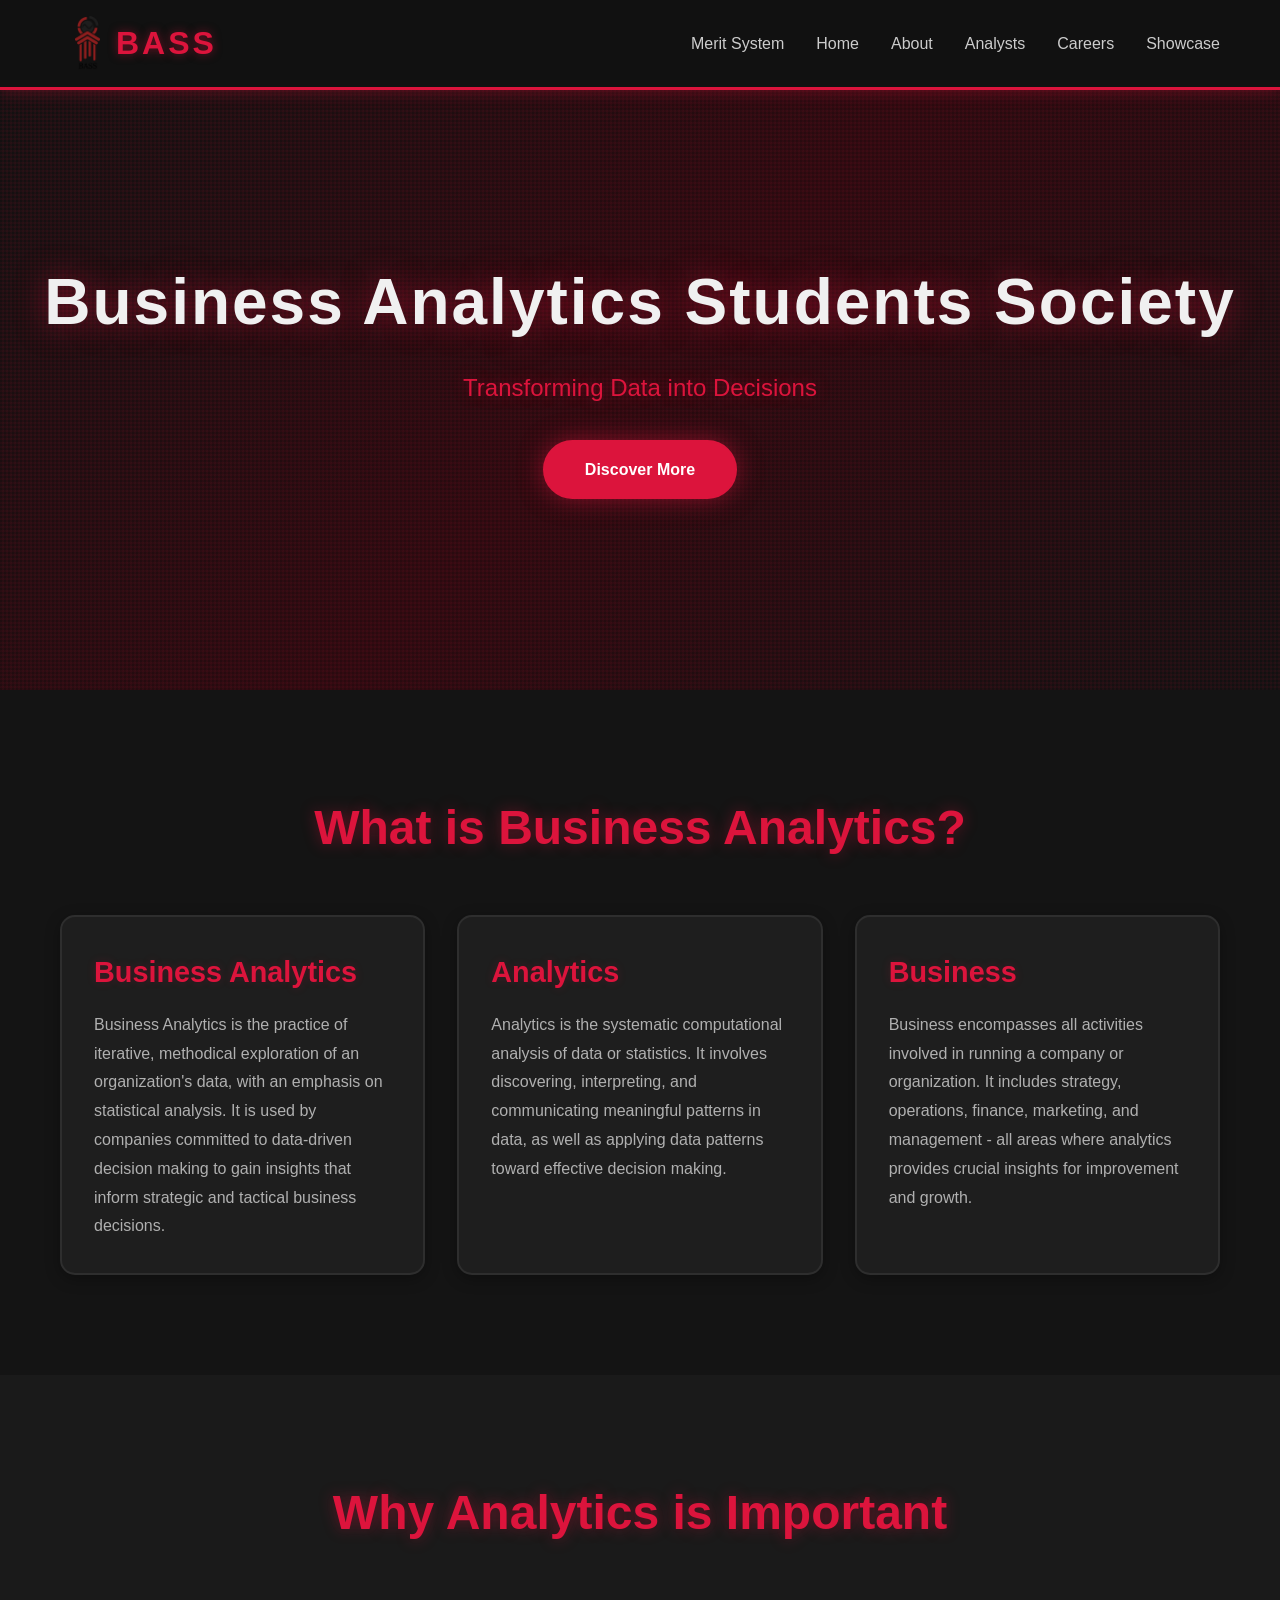
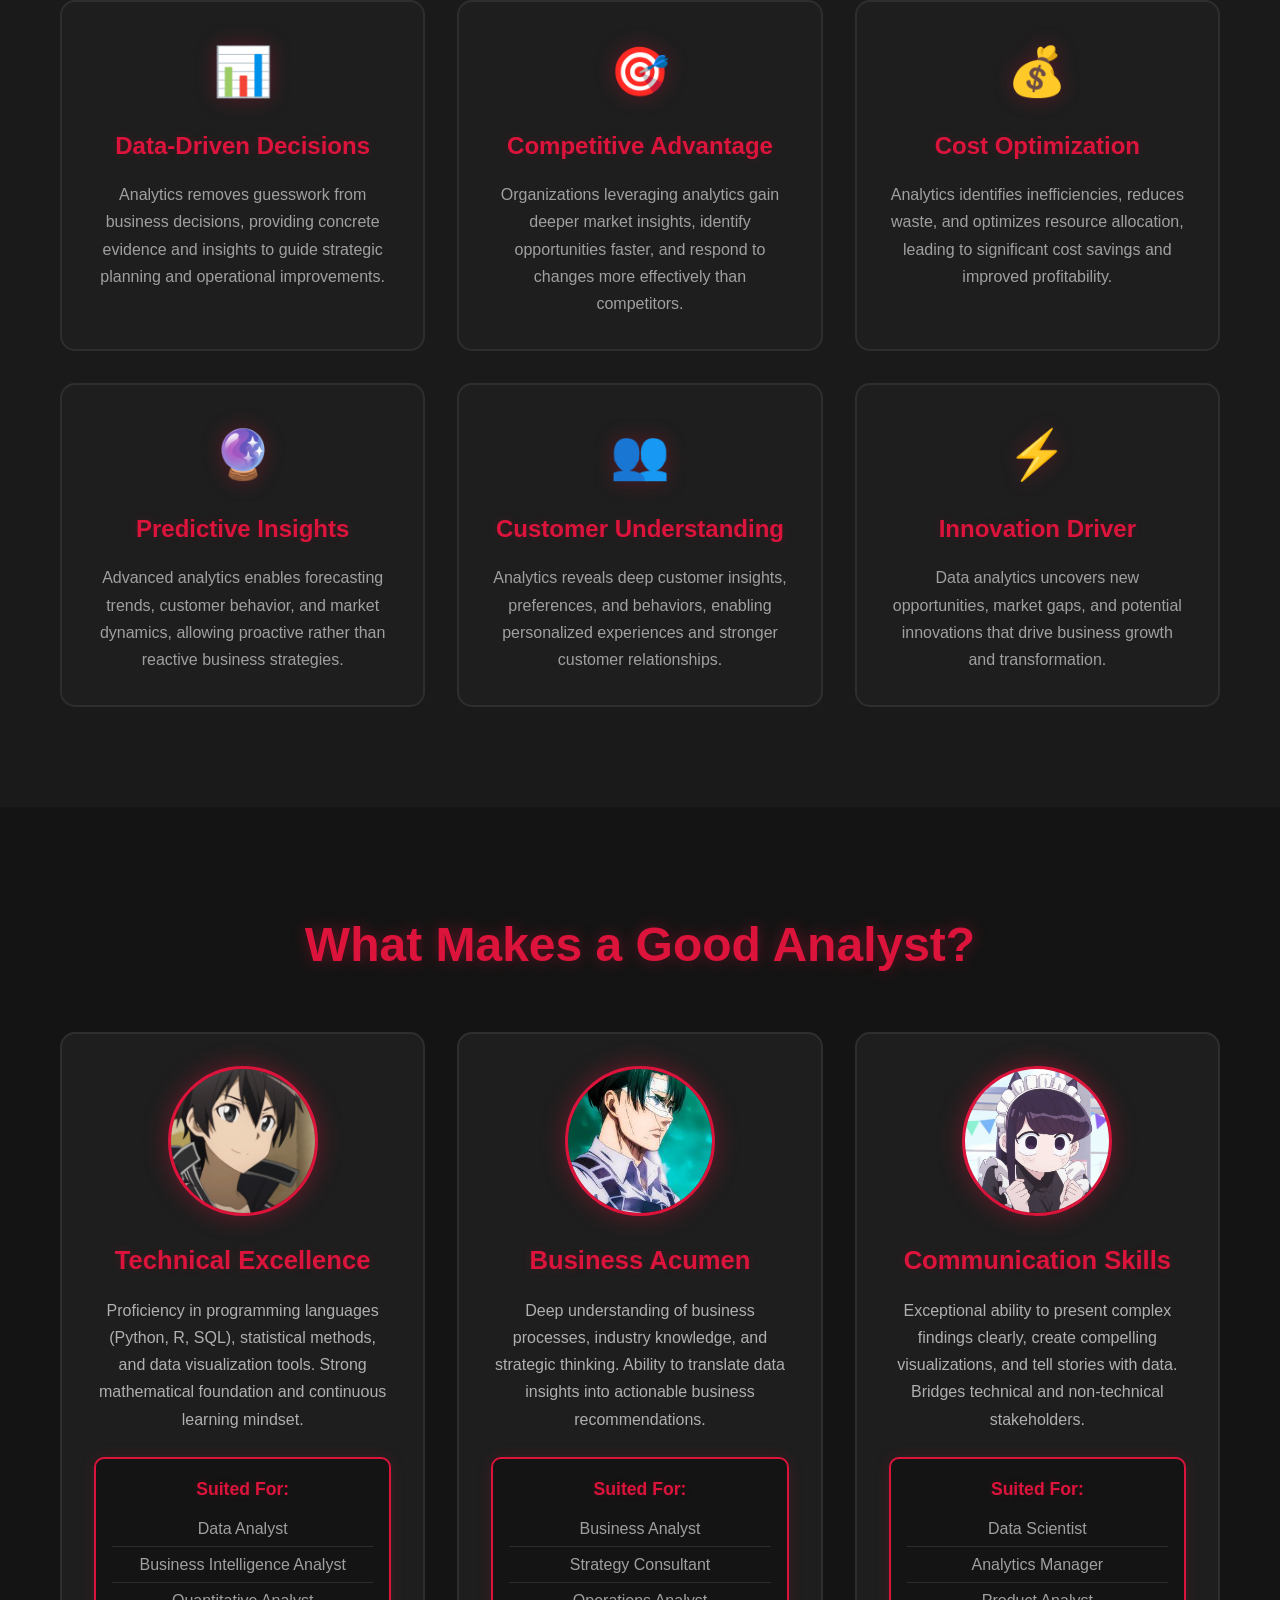
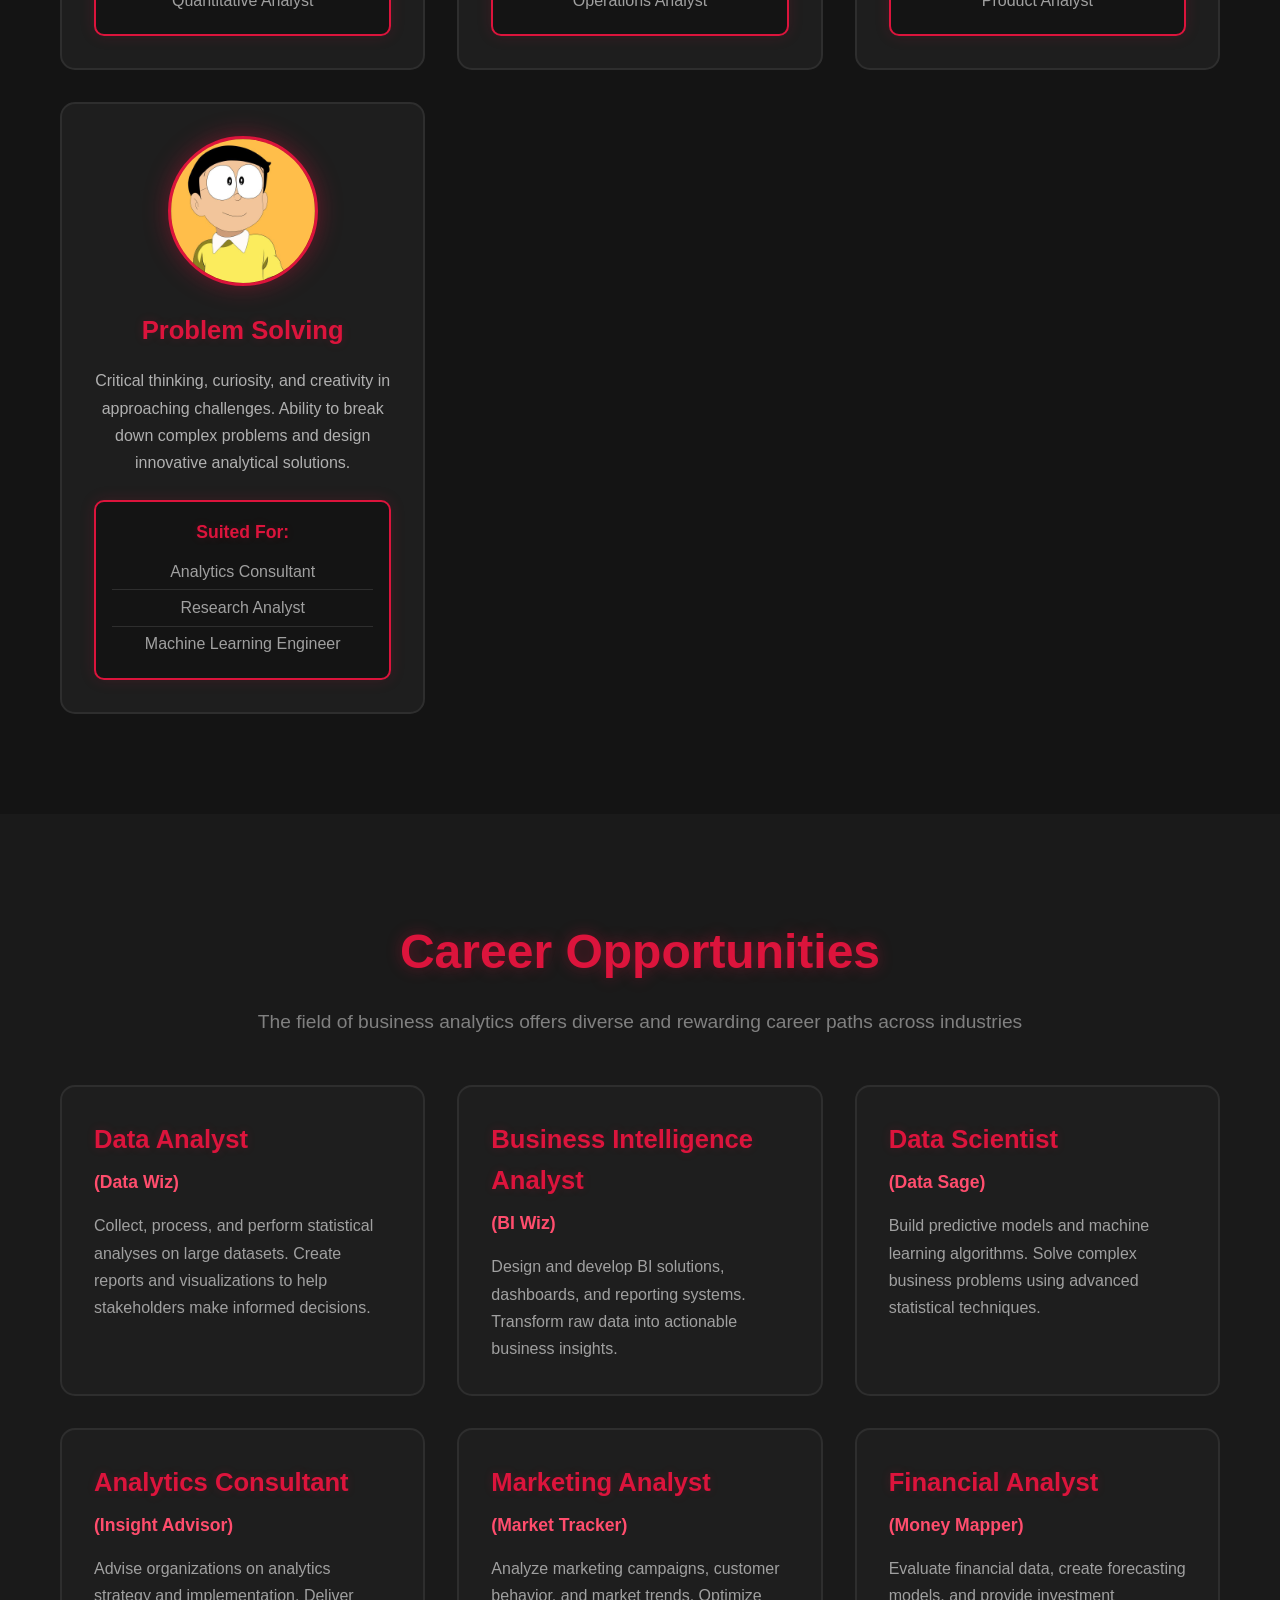
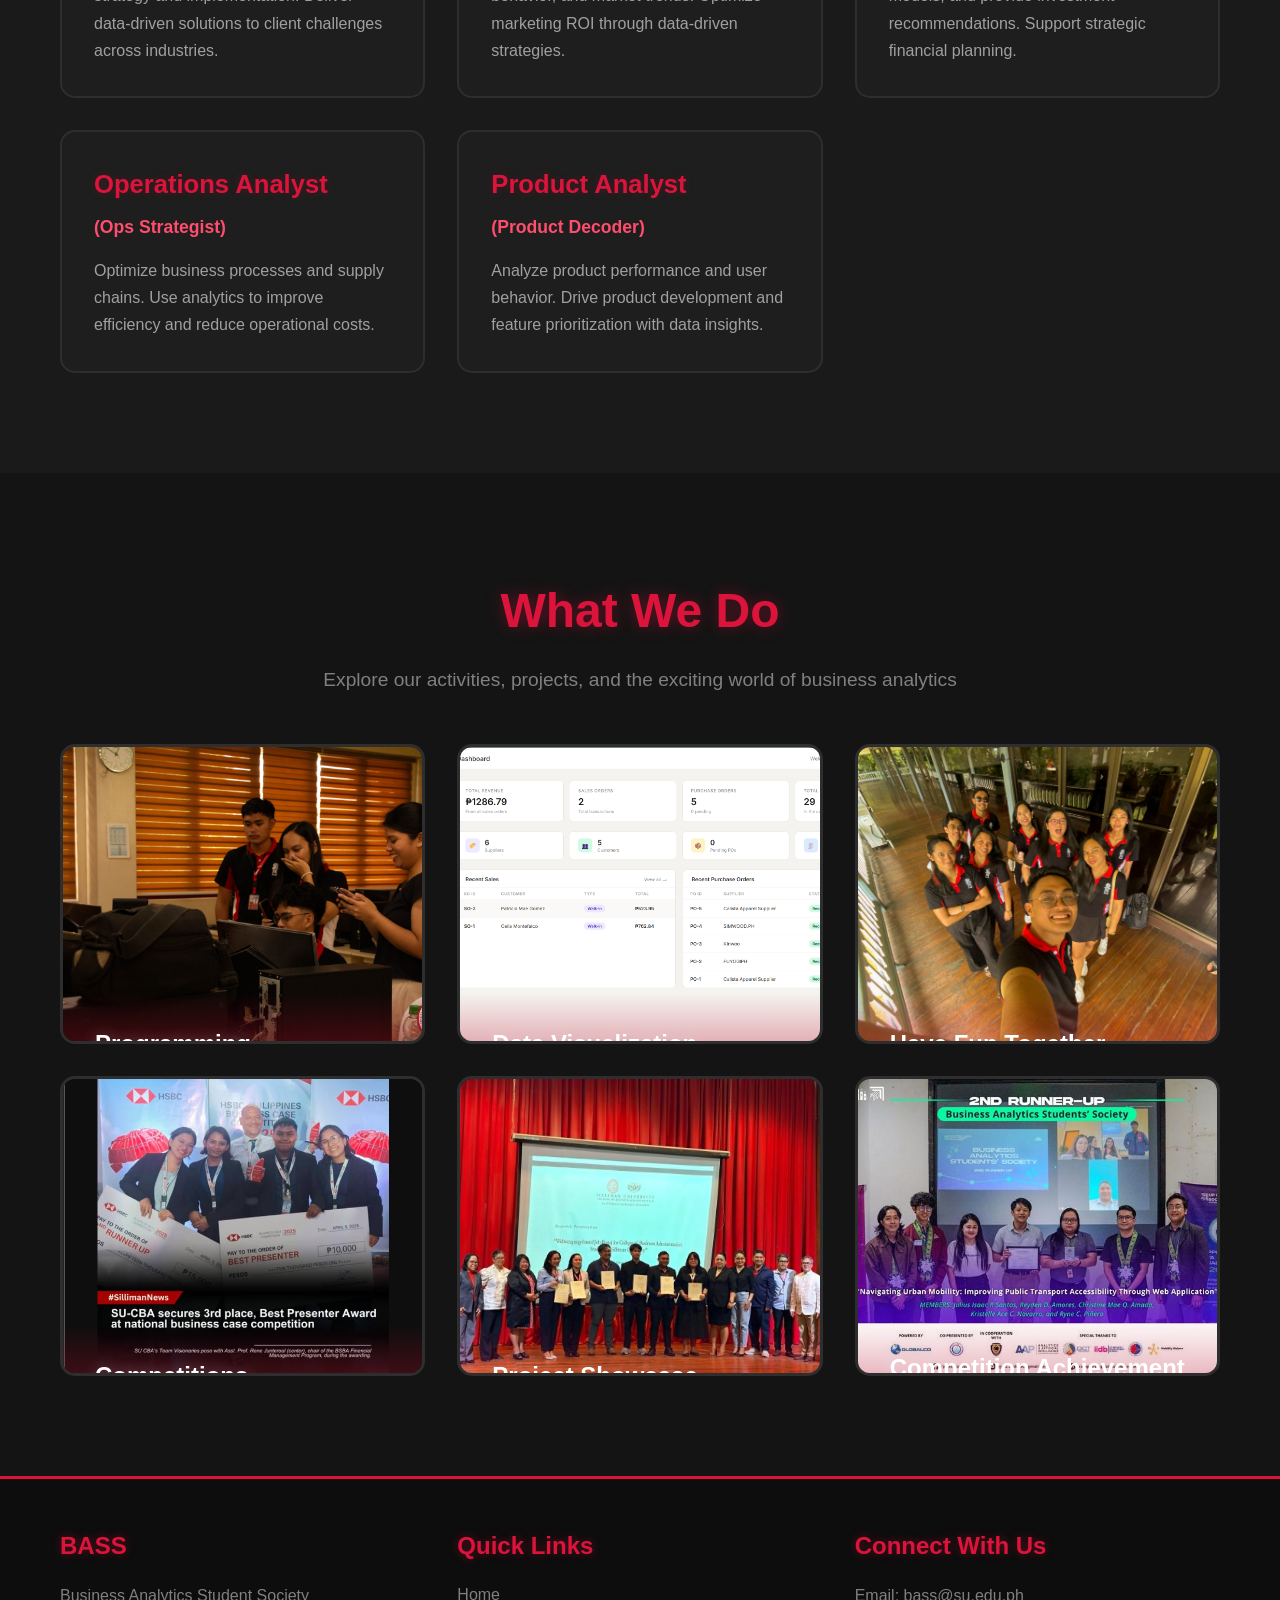
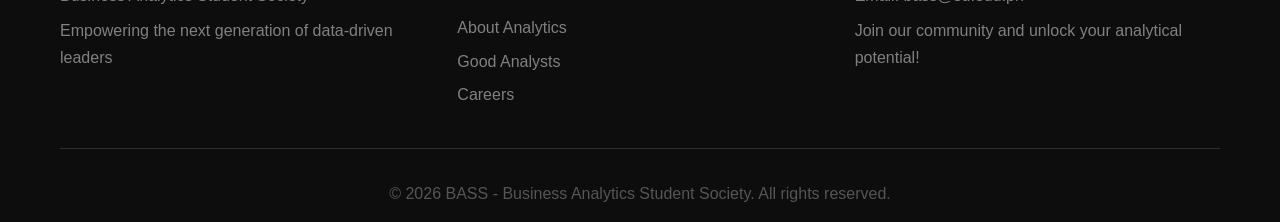
<file: index.html>
<!DOCTYPE html>
<html lang="en">
<head>
    <meta charset="UTF-8">
    <meta name="viewport" content="width=device-width, initial-scale=1.0">
    <title>BASS - Business Analytics Student Society</title>
    <link rel="stylesheet" href="styles.css">
</head>
<body>
    <!-- Header -->
    <header>
        <nav>
            <div class="logo-container">
                <img class="logo-img" src="pics/logo-01 (1).png" alt="BASS Logo">
                <div class="logo-text">BASS</div>
            </div>
            <ul class="nav-links" id="navLinks">
                <li><a href="merit-system.html">Merit System</a></li>
                <li><a href="#home">Home</a></li>
                <li><a href="#about">About</a></li>
                <li><a href="#analysts">Analysts</a></li>
                <li><a href="#careers">Careers</a></li>
                <li><a href="#showcase">Showcase</a></li>
            </ul>
            <div class="menu-toggle" onclick="toggleMenu()">☰</div>
        </nav>
    </header>

    <!-- Hero Section -->
    <section id="home" class="hero">
        <div class="hero-content">
            <h1>Business Analytics Students Society</h1>
            <p class="tagline">Transforming Data into Decisions</p>
            <a href="#about" class="cta-button">Discover More</a>
        </div>
    </section>

    <!-- About Section -->
    <section id="about" class="about">
        <div class="container">
            <h2>What is Business Analytics?</h2>
            <div class="definition-grid">
                <div class="definition-card">
                    <h3>Business Analytics</h3>
                    <p>Business Analytics is the practice of iterative, methodical exploration of an organization's data, with an emphasis on statistical analysis. It is used by companies committed to data-driven decision making to gain insights that inform strategic and tactical business decisions.</p>
                </div>
                <div class="definition-card">
                    <h3>Analytics</h3>
                    <p>Analytics is the systematic computational analysis of data or statistics. It involves discovering, interpreting, and communicating meaningful patterns in data, as well as applying data patterns toward effective decision making.</p>
                </div>
                <div class="definition-card">
                    <h3>Business</h3>
                    <p>Business encompasses all activities involved in running a company or organization. It includes strategy, operations, finance, marketing, and management - all areas where analytics provides crucial insights for improvement and growth.</p>
                </div>
            </div>
        </div>
    </section>

    <!-- Importance Section -->
    <section id="importance" class="importance">
        <div class="container">
            <h2>Why Analytics is Important</h2>
            <div class="importance-grid">
                <div class="importance-item">
                    <div class="importance-icon">📊</div>
                    <h3>Data-Driven Decisions</h3>
                    <p>Analytics removes guesswork from business decisions, providing concrete evidence and insights to guide strategic planning and operational improvements.</p>
                </div>
                <div class="importance-item">
                    <div class="importance-icon">🎯</div>
                    <h3>Competitive Advantage</h3>
                    <p>Organizations leveraging analytics gain deeper market insights, identify opportunities faster, and respond to changes more effectively than competitors.</p>
                </div>
                <div class="importance-item">
                    <div class="importance-icon">💰</div>
                    <h3>Cost Optimization</h3>
                    <p>Analytics identifies inefficiencies, reduces waste, and optimizes resource allocation, leading to significant cost savings and improved profitability.</p>
                </div>
                <div class="importance-item">
                    <div class="importance-icon">🔮</div>
                    <h3>Predictive Insights</h3>
                    <p>Advanced analytics enables forecasting trends, customer behavior, and market dynamics, allowing proactive rather than reactive business strategies.</p>
                </div>
                <div class="importance-item">
                    <div class="importance-icon">👥</div>
                    <h3>Customer Understanding</h3>
                    <p>Analytics reveals deep customer insights, preferences, and behaviors, enabling personalized experiences and stronger customer relationships.</p>
                </div>
                <div class="importance-item">
                    <div class="importance-icon">⚡</div>
                    <h3>Innovation Driver</h3>
                    <p>Data analytics uncovers new opportunities, market gaps, and potential innovations that drive business growth and transformation.</p>
                </div>
            </div>
        </div>
    </section>

    <!-- Good Analyst Section -->
    <section id="analysts" class="analysts">
        <div class="container">
            <h2>What Makes a Good Analyst?</h2>
            <div class="analyst-profiles">
                <div class="analyst-card">
                    <div class="analyst-image">
                        <img src="pics/analyst1.png" alt="Data Analyst">
                    </div>
                    <h3>Technical Excellence</h3>
                    <p class="analyst-description">Proficiency in programming languages (Python, R, SQL), statistical methods, and data visualization tools. Strong mathematical foundation and continuous learning mindset.</p>
                    <div class="suited-jobs">
                        <h4>Suited For:</h4>
                        <ul>
                            <li>Data Analyst</li>
                            <li>Business Intelligence Analyst</li>
                            <li>Quantitative Analyst</li>
                        </ul>
                    </div>
                </div>
                <div class="analyst-card">
                    <div class="analyst-image">
                        <img src="pics/analyst2.jpg" alt="Business Analyst">
                    </div>
                    <h3>Business Acumen</h3>
                    <p class="analyst-description">Deep understanding of business processes, industry knowledge, and strategic thinking. Ability to translate data insights into actionable business recommendations.</p>
                    <div class="suited-jobs">
                        <h4>Suited For:</h4>
                        <ul>
                            <li>Business Analyst</li>
                            <li>Strategy Consultant</li>
                            <li>Operations Analyst</li>
                        </ul>
                    </div>
                </div>
                <div class="analyst-card">
                    <div class="analyst-image">
                        <img src="pics/analyst3.jpg" alt="Data Scientist">
                    </div>
                    <h3>Communication Skills</h3>
                    <p class="analyst-description">Exceptional ability to present complex findings clearly, create compelling visualizations, and tell stories with data. Bridges technical and non-technical stakeholders.</p>
                    <div class="suited-jobs">
                        <h4>Suited For:</h4>
                        <ul>
                            <li>Data Scientist</li>
                            <li>Analytics Manager</li>
                            <li>Product Analyst</li>
                        </ul>
                    </div>
                </div>
                <div class="analyst-card">
                    <div class="analyst-image">
                        <img src="pics/analyst4.jpg" alt="Analytics Consultant">
                    </div>
                    <h3>Problem Solving</h3>
                    <p class="analyst-description">Critical thinking, curiosity, and creativity in approaching challenges. Ability to break down complex problems and design innovative analytical solutions.</p>
                    <div class="suited-jobs">
                        <h4>Suited For:</h4>
                        <ul>
                            <li>Analytics Consultant</li>
                            <li>Research Analyst</li>
                            <li>Machine Learning Engineer</li>
                        </ul>
                    </div>
                </div>
            </div>
        </div>
    </section>

    <!-- Career Opportunities Section -->
    <section id="careers" class="careers">
        <div class="container">
            <h2>Career Opportunities</h2>
            <p class="section-intro">The field of business analytics offers diverse and rewarding career paths across industries</p>
            <div class="career-grid">
                <div class="career-card">
                    <h3>Data Analyst</h3>
                    <p class="aka">(Data Wiz)</p>
                    <p>Collect, process, and perform statistical analyses on large datasets. Create reports and visualizations to help stakeholders make informed decisions.</p>
                </div>
                <div class="career-card">
                    <h3>Business Intelligence Analyst</h3>
                    <p class="aka">(BI Wiz)</p>
                    <p>Design and develop BI solutions, dashboards, and reporting systems. Transform raw data into actionable business insights.</p>
                </div>
                <div class="career-card">
                    <h3>Data Scientist</h3>
                    <p class="aka">(Data Sage)</p>
                    <p>Build predictive models and machine learning algorithms. Solve complex business problems using advanced statistical techniques.</p>
                </div>
                <div class="career-card">
                    <h3>Analytics Consultant</h3>
                    <p class="aka">(Insight Advisor)</p>
                    <p>Advise organizations on analytics strategy and implementation. Deliver data-driven solutions to client challenges across industries.</p>
                </div>
                <div class="career-card">
                    <h3>Marketing Analyst</h3>
                    <p class="aka">(Market Tracker)</p>
                    <p>Analyze marketing campaigns, customer behavior, and market trends. Optimize marketing ROI through data-driven strategies.</p>
                </div>
                <div class="career-card">
                    <h3>Financial Analyst</h3>
                    <p class="aka">(Money Mapper)</p>
                    <p>Evaluate financial data, create forecasting models, and provide investment recommendations. Support strategic financial planning.</p>
                </div>
                <div class="career-card">
                    <h3>Operations Analyst</h3>
                    <p class="aka">(Ops Strategist)</p>
                    <p>Optimize business processes and supply chains. Use analytics to improve efficiency and reduce operational costs.</p>
                </div>
                <div class="career-card">
                    <h3>Product Analyst</h3>
                    <p class="aka">(Product Decoder)</p>
                    <p>Analyze product performance and user behavior. Drive product development and feature prioritization with data insights.</p>
                </div>
            </div>
        </div>
    </section>

    <!-- Showcase Section -->
    <section id="showcase" class="showcase">
        <div class="container">
            <h2>What We Do</h2>
            <p class="section-intro">Explore our activities, projects, and the exciting world of business analytics</p>
            <div class="showcase-grid">
                <div class="showcase-item">
                    <img src="pics/code.jpg" alt="Programming">
                    <div class="showcase-overlay">
                        <h3>Programming </h3>
                        <p>Learn Python, css, HTML, Java and SQL through hands-on coding sessions</p>
                    </div>
                </div>
                <div class="showcase-item">
                    <img src="pics/Datavis.png" alt="Data Visualization">
                    <div class="showcase-overlay">
                        <h3>Data Visualization</h3>
                        <p>Create stunning dashboards and compelling visual stories</p>
                    </div>
                </div>
                <div class="showcase-item">
                    <img src="pics/team.JPG" alt="Team Building">
                    <div class="showcase-overlay">
                        <h3>Have Fun Together</h3>
                        <p>Social events, hackathons, and team-building activities</p>
                    </div>
                </div>
                <div class="showcase-item">
                    <img src="pics/analytics-competition.png" alt="Analytics Competition">
                    <div class="showcase-overlay">
                        <h3>Competitions</h3>
                        <p>Participate in analytics case competitions and challenges</p>
                    </div>
                </div>
                <div class="showcase-item">
                    <img src="pics/project-showcase.jpg" alt="Project Showcase">
                    <div class="showcase-overlay">
                        <h3>Project Showcase</h3>
                        <p>Present your analytics projects and gain real-world experience</p>
                    </div>
                </div>
                <div class="showcase-item">
                    <img src="pics/datascience-award.jpg" alt="UP Data Science Competition">
                    <div class="showcase-overlay">
                        <h3>Competition Achievement</h3>
                        <p>Proudly earned 2nd Place in the UP Data Science Competition, showcasing BASS excellence in analytics and innovation.</p>
                    </div>
                </div>
            </div>
        </div>
    </section>

    <!-- Footer -->
    <footer>
        <div class="container">
            <div class="footer-content">
                <div class="footer-section">
                    <h3>BASS</h3>
                    <p>Business Analytics Student Society</p>
                    <p>Empowering the next generation of data-driven leaders</p>
                </div>
                <div class="footer-section">
                    <h3>Quick Links</h3>
                    <ul>
                        <li><a href="#home">Home</a></li>
                        <li><a href="#about">About Analytics</a></li>
                        <li><a href="#analysts">Good Analysts</a></li>
                        <li><a href="#careers">Careers</a></li>
                    </ul>
                </div>
                <div class="footer-section">
                    <h3>Connect With Us</h3>
                    <p>Email: bass@su.edu.ph</p>
                    <p>Join our community and unlock your analytical potential!</p>
                </div>
            </div>
            <div class="footer-bottom">
                <p>&copy; 2026 BASS - Business Analytics Student Society. All rights reserved.</p>
            </div>
        </div>
    </footer>
    <script>
function toggleMenu() {
    document.getElementById("navLinks").classList.toggle("show");
}
</script>
</body>
</html>
</file>
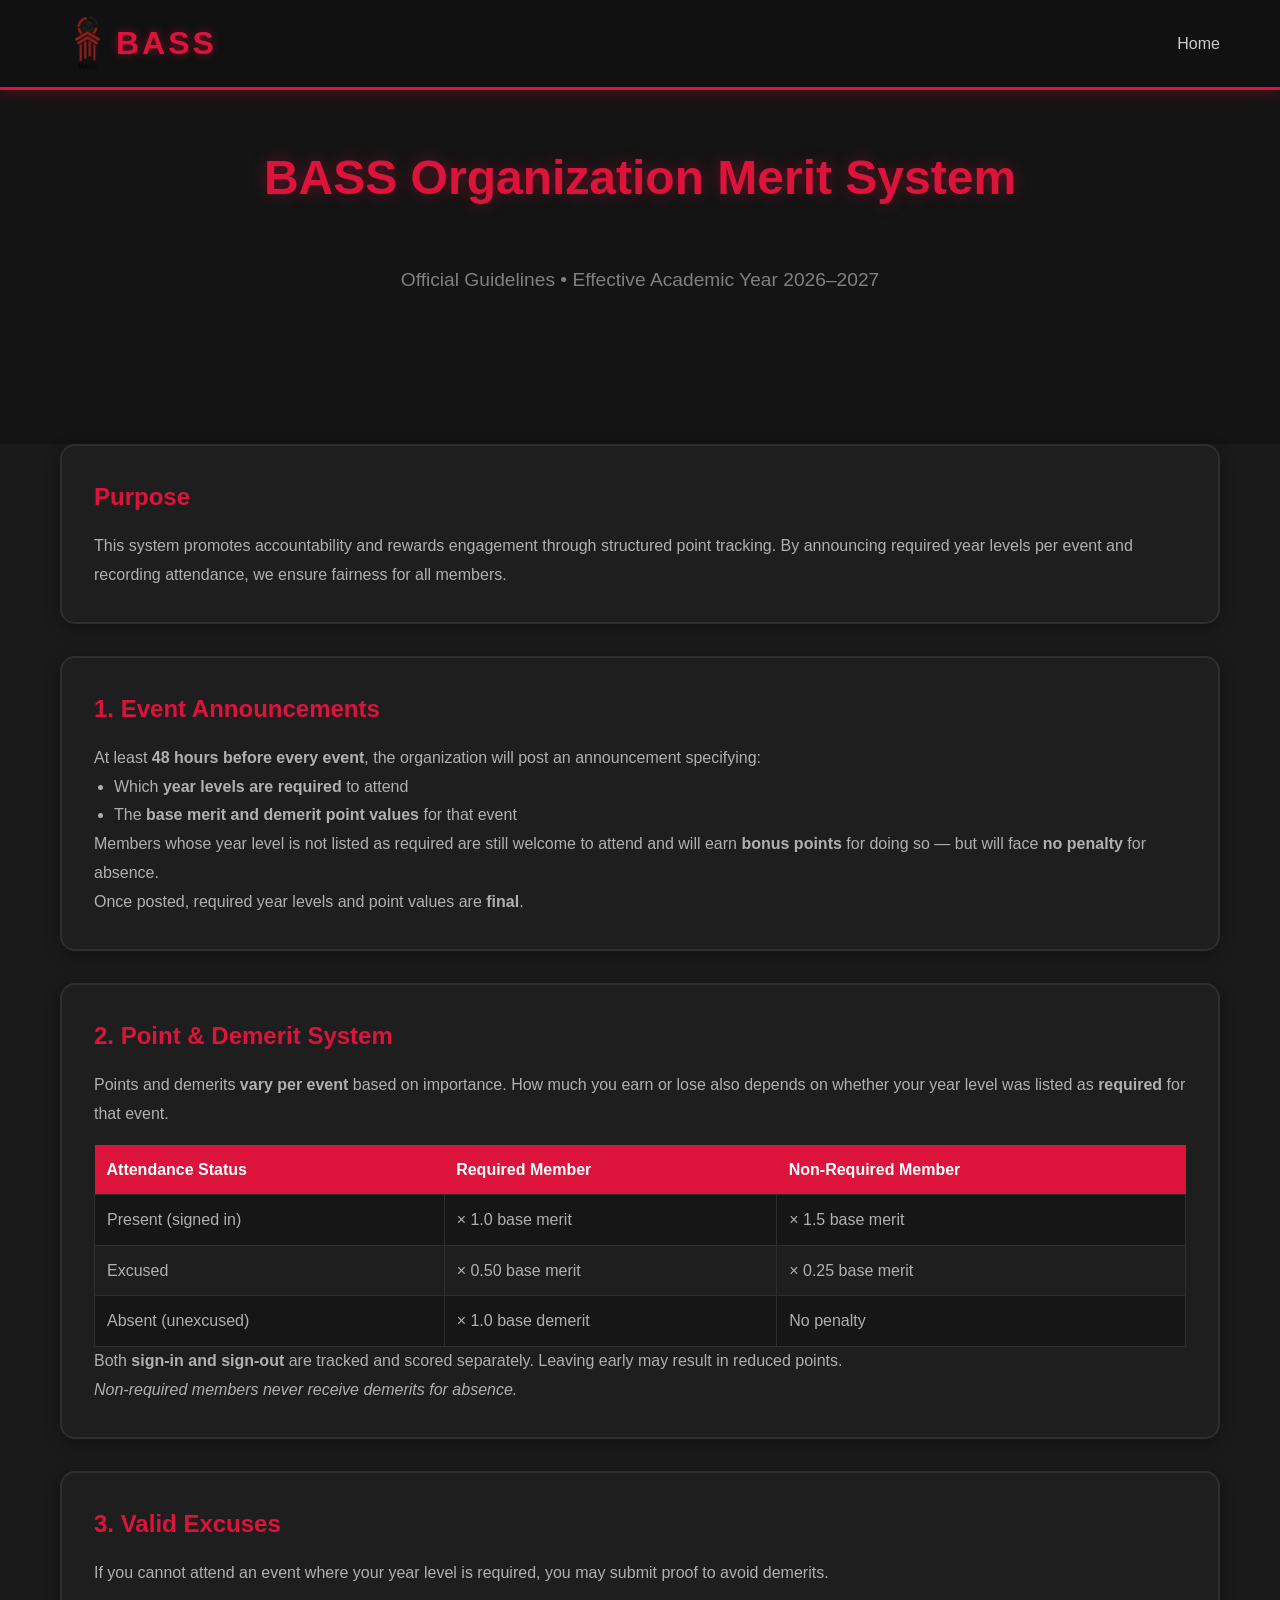
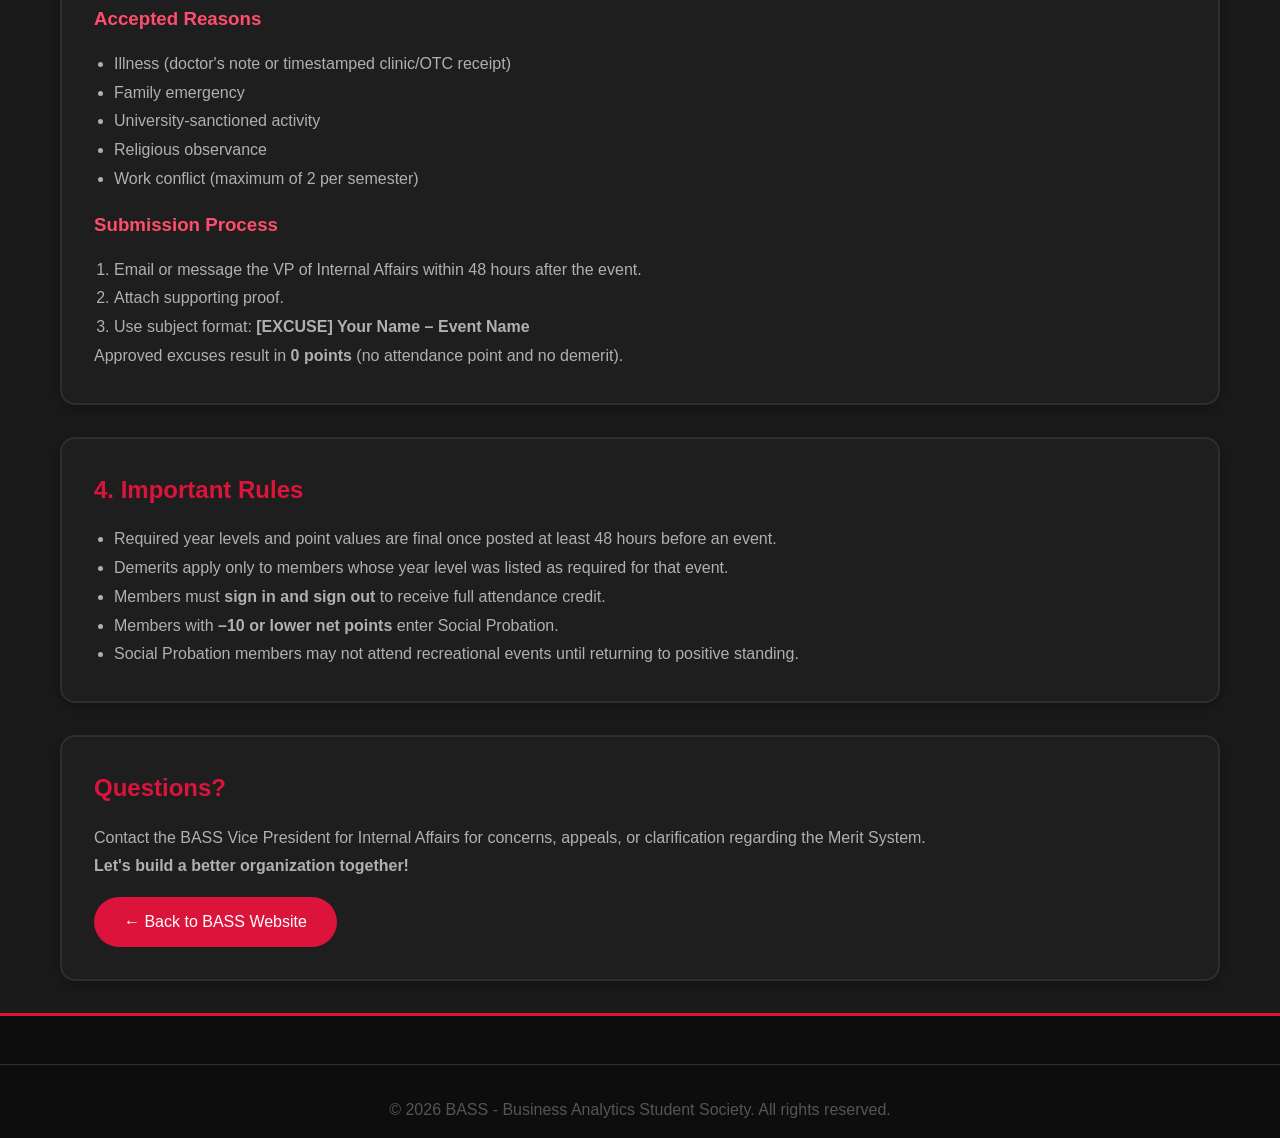
<file: merit-system.html>
<!DOCTYPE html>
<html lang="en">
<head>
    <meta charset="UTF-8">
    <meta name="viewport" content="width=device-width, initial-scale=1.0">
    <title>BASS Merit System</title>
    <link rel="stylesheet" href="styles.css">
</head>
<body>

<header>
    <nav>
        <div class="logo-container">
            <img class="logo-img" src="pics/logo-01 (1).png" alt="BASS Logo">
            <div class="logo-text">BASS</div>
        </div>

        <ul class="nav-links">
            <li><a href="index.html">Home</a></li>
        </ul>
    </nav>
</header>

<section class="about" style="padding-top:140px;">
    <div class="container">
        <h2>BASS Organization Merit System</h2>
        <p class="section-intro">
            Official Guidelines • Effective Academic Year 2026–2027
        </p>
    </div>
</section>

<div class="container">

    <div class="section">
        <h2>Purpose</h2>
        <p>
            This system promotes accountability and rewards engagement through
            structured point tracking. By announcing required year levels per event
            and recording attendance, we ensure fairness for all members.
        </p>
    </div>

    <div class="section">
        <h2>1. Event Announcements</h2>
        <p>
            At least <strong>48 hours before every event</strong>, the organization will post an
            announcement specifying:
        </p>
        <ul>
            <li>Which <strong>year levels are required</strong> to attend</li>
            <li>The <strong>base merit and demerit point values</strong> for that event</li>
        </ul>
        <p>
            Members whose year level is not listed as required are still welcome to attend
            and will earn <strong>bonus points</strong> for doing so — but will face
            <strong>no penalty</strong> for absence.
        </p>
        <p>
            Once posted, required year levels and point values are <strong>final</strong>.
        </p>
    </div>

    <div class="section">
        <h2>2. Point & Demerit System</h2>

        <p>
            Points and demerits <strong>vary per event</strong> based on importance.
            How much you earn or lose also depends on whether your year level
            was listed as <strong>required</strong> for that event.
        </p>

        <table>
            <tr>
                <th>Attendance Status</th>
                <th>Required Member</th>
                <th>Non-Required Member</th>
            </tr>
            <tr>
                <td>Present (signed in)</td>
                <td>× 1.0 base merit</td>
                <td>× 1.5 base merit</td>
            </tr>
            <tr>
                <td>Excused</td>
                <td>× 0.50 base merit</td>
                <td>× 0.25 base merit</td>
            </tr>
            <tr>
                <td>Absent (unexcused)</td>
                <td>× 1.0 base demerit</td>
                <td>No penalty</td>
            </tr>
        </table>

        <p>
            Both <strong>sign-in and sign-out</strong> are tracked and scored separately.
            Leaving early may result in reduced points.
        </p>
        <p>
            <em>Non-required members never receive demerits for absence.</em>
        </p>
    </div>

    <div class="section">
        <h2>3. Valid Excuses</h2>

        <p>If you cannot attend an event where your year level is required, you may submit proof to avoid demerits.</p>

        <h3>Accepted Reasons</h3>

        <ul>
            <li>Illness (doctor's note or timestamped clinic/OTC receipt)</li>
            <li>Family emergency</li>
            <li>University-sanctioned activity</li>
            <li>Religious observance</li>
            <li>Work conflict (maximum of 2 per semester)</li>
        </ul>

        <h3>Submission Process</h3>

        <ol style="padding-left:20px;">
            <li>Email or message the VP of Internal Affairs within 48 hours after the event.</li>
            <li>Attach supporting proof.</li>
            <li>Use subject format: <strong>[EXCUSE] Your Name – Event Name</strong></li>
        </ol>

        <p>
            Approved excuses result in <strong>0 points</strong> (no attendance point and no demerit).
        </p>
    </div>

    <div class="section">
        <h2>4. Important Rules</h2>

        <ul>
            <li>Required year levels and point values are final once posted at least 48 hours before an event.</li>
            <li>Demerits apply only to members whose year level was listed as required for that event.</li>
            <li>Members must <strong>sign in and sign out</strong> to receive full attendance credit.</li>
            <li>Members with <strong>–10 or lower net points</strong> enter Social Probation.</li>
            <li>Social Probation members may not attend recreational events until returning to positive standing.</li>
        </ul>
    </div>

    <div class="section">
        <h2>Questions?</h2>
        <p>
            Contact the BASS Vice President for Internal Affairs for concerns,
            appeals, or clarification regarding the Merit System.
        </p>

        <p><strong>Let's build a better organization together!</strong></p>

        <a href="index.html" class="back-btn">← Back to BASS Website</a>
    </div>

</div>

<footer>
    <div class="footer-bottom">
        <p>&copy; 2026 BASS - Business Analytics Student Society. All rights reserved.</p>
    </div>
</footer>

</body>
</html>
</file>
<file: styles.css>
/* Reset and Base Styles */
* {
    margin: 0;
    padding: 0;
    box-sizing: border-box;
}

body {
    font-family: 'Segoe UI', Tahoma, Geneva, Verdana, sans-serif;
    background-color: #1a1a1a;
    color: #e0e0e0;
    line-height: 1.6;
    overflow-x: hidden;
}

.container {
    max-width: 1200px;
    margin: 0 auto;
    padding: 0 20px;
}

/* Header and Navigation */
header {
    background-color: #111111;
    padding: 1rem 0;
    position: fixed;
    width: 100%;
    top: 0;
    z-index: 1000;
    border-bottom: 3px solid #dc143c;
    box-shadow: 0 2px 15px rgba(220, 20, 60, 0.3);
}

nav {
    max-width: 1200px;
    margin: 0 auto;
    padding: 0 20px;
    display: flex;
    justify-content: space-between;
    align-items: center;
}

/* Logo */
.logo-container {
    display: flex;
    align-items: center;
    gap: 1px;
}

.logo-img {
    width: 55px;
    height: 55px;
    object-fit: contain;
}

.logo-text {
    font-size: 2rem;
    font-weight: bold;
    color: #dc143c;
    text-shadow: 0 0 10px rgba(220, 20, 60, 0.5);
    letter-spacing: 3px;
}
.logo {
    font-size: 1.5rem;
}

.nav-links {
    display: flex;
    list-style: none;
    gap: 2rem;
}

.nav-links a {
    color: #cccccc;
    text-decoration: none;
    font-weight: 500;
    transition: color 0.3s ease;
    position: relative;
}

.nav-links a::after {
    content: '';
    position: absolute;
    bottom: -5px;
    left: 0;
    width: 0;
    height: 2px;
    background-color: #dc143c;
    transition: width 0.3s ease;
}

.nav-links a:hover {
    color: #dc143c;
}

.nav-links a:hover::after {
    width: 100%;
}

/* Hero Section */
.hero {
    background: linear-gradient(135deg, #111111 0%, #2a0a0f 50%, #111111 100%);
    height: 70vh;
    display: flex;
    align-items: center;
    justify-content: center;
    text-align: center;
    position: relative;
    margin-top: 60px;
    overflow: hidden;
}

.hero::before {
    content: '';
    position: absolute;
    top: 0;
    left: 0;
    right: 0;
    bottom: 0;
    background: 
        repeating-linear-gradient(
            90deg,
            transparent,
            transparent 2px,
            rgba(220, 20, 60, 0.05) 2px,
            rgba(220, 20, 60, 0.05) 4px
        ),
        repeating-linear-gradient(
            0deg,
            transparent,
            transparent 2px,
            rgba(220, 20, 60, 0.05) 2px,
            rgba(220, 20, 60, 0.05) 4px
        );
    pointer-events: none;
}

.hero-content {
    z-index: 1;
}

.hero h1 {
    font-size: 4rem;
    margin-bottom: 1rem;
    color: #f0f0f0;
    text-shadow: 0 0 30px rgba(220, 20, 60, 0.5);
    letter-spacing: 2px;
}

.tagline {
    font-size: 1.5rem;
    color: #dc143c;
    margin-bottom: 2rem;
    font-weight: 400;
    text-shadow: 0 0 15px rgba(220, 20, 60, 0.4);
}

.cta-button {
    display: inline-block;
    padding: 15px 40px;
    background-color: #dc143c;
    color: #ffffff;
    text-decoration: none;
    border-radius: 50px;
    font-weight: bold;
    transition: all 0.3s ease;
    border: 2px solid #dc143c;
    box-shadow: 0 0 25px rgba(220, 20, 60, 0.5);
}

.cta-button:hover {
    background-color: #b01030;
    border-color: #b01030;
    box-shadow: 0 0 35px rgba(220, 20, 60, 0.7);
    transform: translateY(-2px);
}

/* About Section */
.about {
    padding: 100px 0;
    background-color: #141414;
}

.about h2 {
    text-align: center;
    font-size: 3rem;
    margin-bottom: 3rem;
    color: #dc143c;
    text-shadow: 0 0 15px rgba(220, 20, 60, 0.4);
}

.definition-grid {
    display: grid;
    grid-template-columns: repeat(auto-fit, minmax(300px, 1fr));
    gap: 2rem;
}

.definition-card {
    background: #1e1e1e;
    padding: 2rem;
    border-radius: 15px;
    border: 2px solid #2e2e2e;
    transition: all 0.3s ease;
    box-shadow: 0 4px 15px rgba(0, 0, 0, 0.3);
}

.definition-card:hover {
    transform: translateY(-10px);
    border-color: #dc143c;
    box-shadow: 0 8px 30px rgba(220, 20, 60, 0.3);
}

.definition-card h3 {
    color: #dc143c;
    font-size: 1.8rem;
    margin-bottom: 1rem;
    text-shadow: 0 0 10px rgba(220, 20, 60, 0.2);
}

.definition-card p {
    color: #b0b0b0;
    line-height: 1.8;
}

/* Importance Section */
.importance {
    padding: 100px 0;
    background-color: #1a1a1a;
}

.importance h2 {
    text-align: center;
    font-size: 3rem;
    margin-bottom: 3rem;
    color: #dc143c;
    text-shadow: 0 0 15px rgba(220, 20, 60, 0.4);
}

.importance-grid {
    display: grid;
    grid-template-columns: repeat(auto-fit, minmax(280px, 1fr));
    gap: 2rem;
}

.importance-item {
    background: #1e1e1e;
    padding: 2rem;
    border-radius: 15px;
    text-align: center;
    border: 2px solid #2e2e2e;
    transition: all 0.3s ease;
}

.importance-item:hover {
    transform: translateY(-5px);
    border-color: #dc143c;
    box-shadow: 0 10px 30px rgba(220, 20, 60, 0.3);
}

.importance-icon {
    font-size: 3rem;
    margin-bottom: 1rem;
    filter: drop-shadow(0 0 10px rgba(220, 20, 60, 0.3));
}

.importance-item h3 {
    color: #dc143c;
    font-size: 1.5rem;
    margin-bottom: 1rem;
    text-shadow: 0 0 10px rgba(220, 20, 60, 0.2);
}

.importance-item p {
    color: #a0a0a0;
    line-height: 1.7;
}

/* Analysts Section */
.analysts {
    padding: 100px 0;
    background-color: #141414;
}

.analysts h2 {
    text-align: center;
    font-size: 3rem;
    margin-bottom: 3rem;
    color: #dc143c;
    text-shadow: 0 0 15px rgba(220, 20, 60, 0.4);
}

.analyst-profiles {
    display: grid;
    grid-template-columns: repeat(auto-fit, minmax(280px, 1fr));
    gap: 2rem;
}

.analyst-card {
    background: #1e1e1e;
    padding: 2rem;
    border-radius: 15px;
    border: 2px solid #2e2e2e;
    transition: all 0.3s ease;
    text-align: center;
}

.analyst-card:hover {
    transform: translateY(-10px);
    border-color: #dc143c;
    box-shadow: 0 10px 40px rgba(220, 20, 60, 0.4);
}

.analyst-image {
    width: 150px;
    height: 150px;
    margin: 0 auto 1.5rem;
    border-radius: 50%;
    background: linear-gradient(135deg, #dc143c, #8b0000);
    display: flex;
    align-items: center;
    justify-content: center;
    overflow: hidden;
    border: 3px solid #dc143c;
    box-shadow: 0 0 25px rgba(220, 20, 60, 0.4);
}

.analyst-image img {
    width: 100%;
    height: 100%;
    object-fit: cover;
}

.analyst-card h3 {
    color: #dc143c;
    font-size: 1.6rem;
    margin-bottom: 1rem;
    text-shadow: 0 0 10px rgba(220, 20, 60, 0.2);
}

.analyst-description {
    color: #b0b0b0;
    margin-bottom: 1.5rem;
    line-height: 1.7;
}

.suited-jobs {
    background-color: #141414;
    padding: 1rem;
    border-radius: 10px;
    border: 2px solid #dc143c;
    box-shadow: 0 0 15px rgba(220, 20, 60, 0.15);
}

.suited-jobs h4 {
    color: #dc143c;
    margin-bottom: 0.5rem;
    font-size: 1.1rem;
    text-shadow: 0 0 8px rgba(220, 20, 60, 0.2);
}

.suited-jobs ul {
    list-style: none;
    color: #a0a0a0;
}

.suited-jobs li {
    padding: 0.3rem 0;
    border-bottom: 1px solid #2e2e2e;
}

.suited-jobs li:last-child {
    border-bottom: none;
}

/* Careers Section */
.careers {
    padding: 100px 0;
    background-color: #1a1a1a;
}

.careers h2 {
    text-align: center;
    font-size: 3rem;
    margin-bottom: 1rem;
    color: #dc143c;
    text-shadow: 0 0 15px rgba(220, 20, 60, 0.4);
}

.section-intro {
    text-align: center;
    font-size: 1.2rem;
    color: #808080;
    margin-bottom: 3rem;
}

.career-grid {
    display: grid;
    grid-template-columns: repeat(auto-fit, minmax(280px, 1fr));
    gap: 2rem;
}

.career-card {
    background: #1e1e1e;
    padding: 2rem;
    border-radius: 15px;
    border: 2px solid #2e2e2e;
    transition: all 0.3s ease;
}

.career-card:hover {
    transform: translateY(-5px);
    border-color: #dc143c;
    box-shadow: 0 10px 30px rgba(220, 20, 60, 0.3);
}

.career-card h3 {
    color: #dc143c;
    font-size: 1.6rem;
    margin-bottom: 0.5rem;
    text-shadow: 0 0 10px rgba(220, 20, 60, 0.2);
}

.aka {
    color: #ff4d6d;
    font-weight: bold;
    font-size: 1.1rem;
    margin-bottom: 1rem;
}

.career-card p:last-child {
    color: #a0a0a0;
    line-height: 1.7;
}

/* Showcase Section */
.showcase {
    padding: 100px 0;
    background-color: #141414;
}

.showcase h2 {
    text-align: center;
    font-size: 3rem;
    margin-bottom: 1rem;
    color: #dc143c;
    text-shadow: 0 0 15px rgba(220, 20, 60, 0.4);
}

.showcase-grid {
    display: grid;
    grid-template-columns: repeat(auto-fit, minmax(350px, 1fr));
    gap: 2rem;
    margin-top: 3rem;
}

.showcase-item {
    position: relative;
    height: 300px;
    border-radius: 15px;
    overflow: hidden;
    border: 3px solid #2e2e2e;
    transition: all 0.3s ease;
    cursor: pointer;
}

.showcase-item:hover {
    border-color: #dc143c;
    box-shadow: 0 10px 40px rgba(220, 20, 60, 0.5);
    transform: scale(1.02);
}

.showcase-item img {
    width: 100%;
    height: 100%;
    object-fit: cover;
    transition: transform 0.3s ease;
}

.showcase-item:hover img {
    transform: scale(1.1);
}

.showcase-overlay {
    position: absolute;
    bottom: 0;
    left: 0;
    right: 0;
    background: linear-gradient(to top, rgba(180, 10, 40, 0.95), transparent);
    padding: 2rem;
    transform: translateY(70%);
    transition: transform 0.3s ease;
}

.showcase-item:hover .showcase-overlay {
    transform: translateY(0);
}

.showcase-overlay h3 {
    color: #ffffff;
    font-size: 1.5rem;
    margin-bottom: 0.5rem;
    text-shadow: 0 0 15px rgba(255, 255, 255, 0.3);
}

.showcase-overlay p {
    color: #f0f0f0;
    line-height: 1.6;
}

/* Footer */
footer {
    background-color: #0d0d0d;
    padding: 3rem 0 1rem;
    border-top: 3px solid #dc143c;
}

.footer-content {
    display: grid;
    grid-template-columns: repeat(auto-fit, minmax(250px, 1fr));
    gap: 2rem;
    margin-bottom: 2rem;
}

.footer-section h3 {
    color: #dc143c;
    margin-bottom: 1rem;
    font-size: 1.5rem;
    text-shadow: 0 0 10px rgba(220, 20, 60, 0.4);
}

.footer-section p {
    color: #808080;
    line-height: 1.7;
    margin-bottom: 0.5rem;
}

.footer-section ul {
    list-style: none;
}

.footer-section ul li {
    margin-bottom: 0.5rem;
}

.footer-section ul li a {
    color: #808080;
    text-decoration: none;
    transition: color 0.3s ease;
}

.footer-section ul li a:hover {
    color: #dc143c;
}

.footer-bottom {
    text-align: center;
    padding-top: 2rem;
    border-top: 1px solid #2e2e2e;
    color: #555555;
}

.menu-toggle {
    display: none;
    font-size: 2rem;
    color: #dc143c;
    cursor: pointer;
    z-index: 2001;
    position: relative;
}

@media (max-width: 480px) {
    .hero h1 {
        font-size: 2rem;
    }

    .logo {
        font-size: 1.5rem;
    }

    .nav-links {
        flex-direction: column;
        gap: 0.5rem;
    }
}

@media (max-width: 768px) {
    body {
        overflow-x: hidden;
    }

    .container {
        padding: 0 15px;
    }

    .hero {
        height: auto;
        padding: 120px 20px 80px;
    }

    .hero h1 {
        font-size: 2rem;
        line-height: 1.2;
    }

    .tagline {
        font-size: 1rem;
    }

    .about h2,
    .importance h2,
    .analysts h2,
    .careers h2,
    .showcase h2 {
        font-size: 2rem;
        line-height: 1.2;
    }

    .definition-grid,
    .importance-grid,
    .analyst-profiles,
    .career-grid,
    .showcase-grid,
    .footer-content {
        grid-template-columns: 1fr;
        gap: 1.2rem;
    }

    .definition-card,
    .importance-item,
    .analyst-card,
    .career-card {
        padding: 1.2rem;
    }

    .analyst-image {
        width: 110px;
        height: 110px;
    }

    .showcase-item {
        height: 220px;
    }

    .showcase-overlay {
        transform: translateY(0);
        padding: 1rem;
    }

    .showcase-overlay h3 {
        font-size: 1.2rem;
    }

    .showcase-overlay p {
        font-size: 0.9rem;
    }

    .nav-links {
        display: none;
        position: absolute;
        top: 70px;
        right: 10px;
        background: #1a1a1a;
        flex-direction: column;
        width: 170px;
        padding: 0.8rem;
        border-radius: 12px;
        border: 2px solid #dc143c;
        box-shadow: 0 4px 20px rgba(220, 20, 60, 0.3);
        gap: 0.8rem;
        text-align: center;
    }

    .nav-links.show {
        display: flex;
    }

    .menu-toggle {
        display: block;
    }

    header {
        padding: 0.7rem 0;
    }

    .logo-img {
        width: 42px;
        height: 42px;
    }

    .logo-text {
        font-size: 1.4rem;
        letter-spacing: 1px;
    }
}

/* ==========================
   MERIT SYSTEM PAGE
========================== */

.section {
    background: #1e1e1e;
    padding: 2rem;
    margin-bottom: 2rem;
    border-radius: 15px;
    border: 2px solid #2e2e2e;
    box-shadow: 0 4px 15px rgba(0, 0, 0, 0.3);
}

.section h2 {
    color: #dc143c;
    margin-bottom: 1rem;
}

.section h3 {
    color: #ff4d6d;
    margin: 1rem 0;
}

.section p,
.section li {
    color: #b0b0b0;
    line-height: 1.8;
}

.section ul,
.section ol {
    padding-left: 20px;
}

.highlight {
    color: #dc143c;
    font-weight: bold;
}

.back-btn {
    display: inline-block;
    margin-top: 1rem;
    padding: 12px 30px;
    background: #dc143c;
    color: #fff;
    text-decoration: none;
    border-radius: 50px;
    transition: all .3s ease;
}

.back-btn:hover {
    background: #b01030;
    transform: translateY(-2px);
}

table {
    width: 100%;
    border-collapse: collapse;
    margin-top: 1rem;
}

table th {
    background: #dc143c;
    color: white;
    padding: 12px;
    text-align: left;
}

table td {
    border: 1px solid #2e2e2e;
    padding: 12px;
    color: #b0b0b0;
}

table tr:nth-child(even) {
    background: #161616;
}

@media (max-width:768px) {
    table {
        display: block;
        overflow-x: auto;
        white-space: nowrap;
    }
}
</file>
